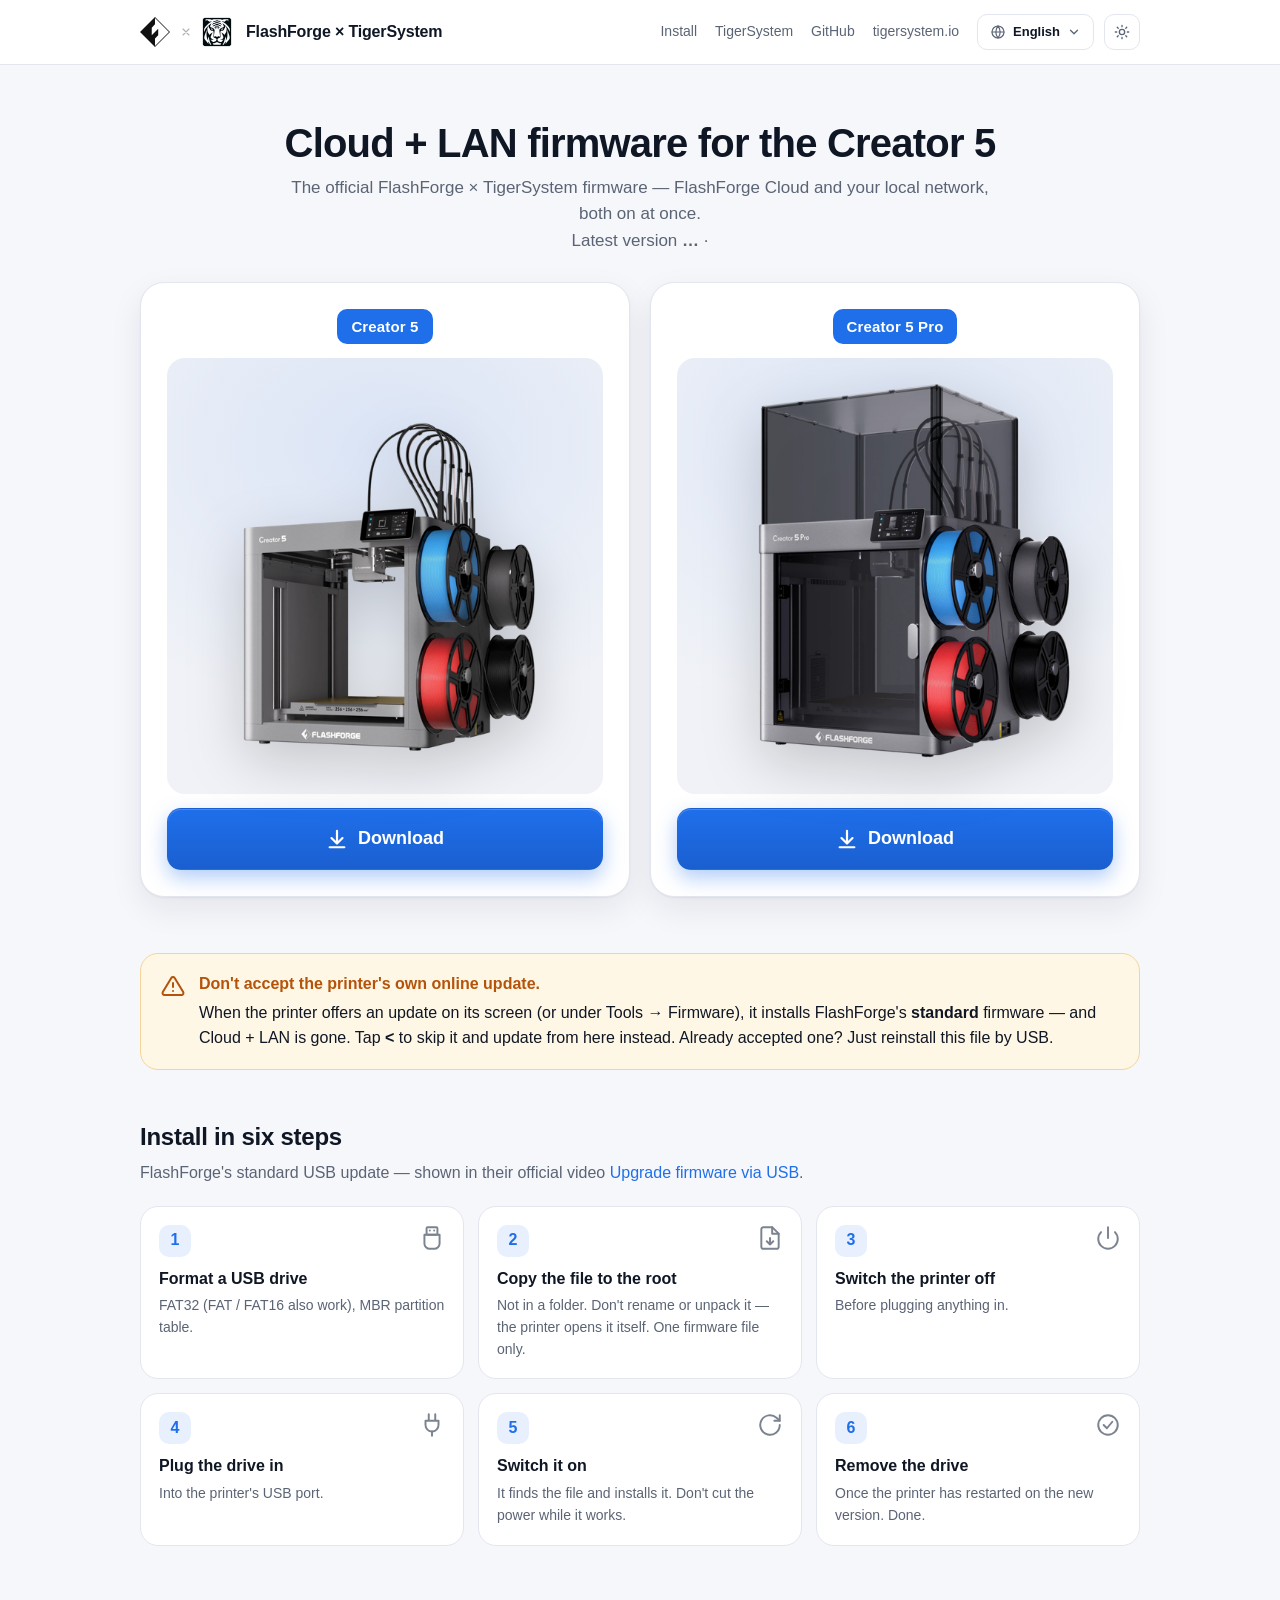
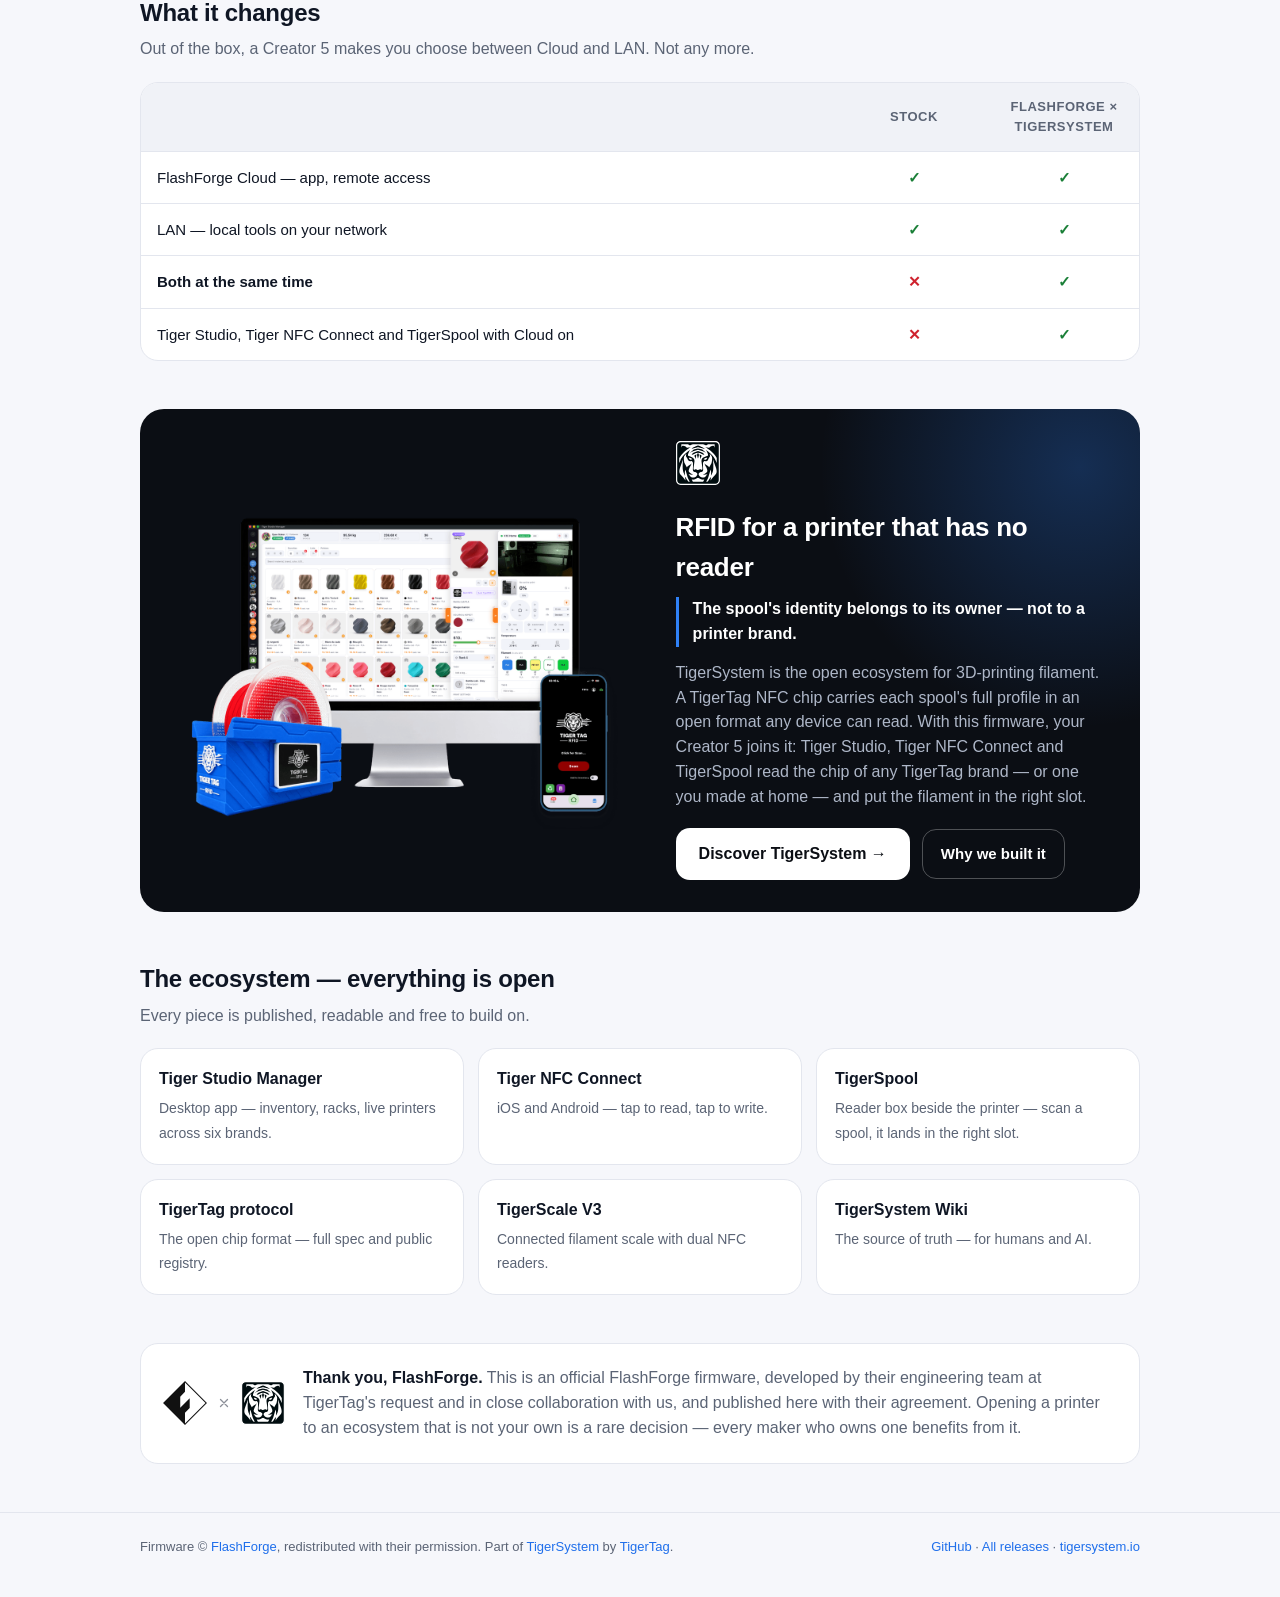
<file: index.html>
<!doctype html>
<html lang="en" data-model="">
<head>
<meta charset="utf-8">
<meta name="viewport" content="width=device-width, initial-scale=1">
<title>FlashForge × TigerSystem — Creator 5 / 5 Pro Cloud + LAN firmware</title>
<meta name="description" content="Official FlashForge firmware for the Creator 5 and Creator 5 Pro: FlashForge Cloud and LAN at the same time. Built by FlashForge with TigerTag.">
<meta property="og:title" content="FlashForge × TigerSystem — Creator 5 / 5 Pro Cloud + LAN firmware">
<meta property="og:description" content="Official FlashForge firmware for the Creator 5 and 5 Pro: FlashForge Cloud and LAN at the same time.">
<meta property="og:image" content="https://tigersystem.io/en/printers/flashforge-creator-5/opengraph-image">
<meta property="og:image:type" content="image/png">
<meta property="og:image:width" content="1200">
<meta property="og:image:height" content="630">
<meta property="og:image:alt" content="The FlashForge Creator 5, connected to TigerSystem">
<meta name="twitter:card" content="summary_large_image">
<meta name="twitter:image" content="https://tigersystem.io/en/printers/flashforge-creator-5/opengraph-image">
<link rel="icon" href="assets/tigersystem-icon-framed.svg" type="image/svg+xml">
<link rel="stylesheet" href="download/style.css">
<script>
  /* Theme before first paint: the visitor's pick, else the system's. */
  (function () {
    try { var t = localStorage.getItem('ffgfw.theme'); if (t === 'light' || t === 'dark') document.documentElement.setAttribute('data-theme', t); } catch (e) {}
    document.addEventListener('DOMContentLoaded', function () {
      var b = document.getElementById('themeBtn'); if (!b) return;
      b.addEventListener('click', function () {
        var root = document.documentElement;
        var cur = root.getAttribute('data-theme') || (matchMedia('(prefers-color-scheme: dark)').matches ? 'dark' : 'light');
        var next = cur === 'dark' ? 'light' : 'dark';
        root.setAttribute('data-theme', next);
        try { localStorage.setItem('ffgfw.theme', next); } catch (e) {}
      });
    });
  })();
</script>
</head>
<body>
<header class="topbar">
  <div class="wrap">
    <a class="brand" href="./">
      <img class="ff-mark--light" src="assets/flashforge-mark-light.svg" alt="FlashForge">
      <img class="ff-mark--dark" src="assets/flashforge-mark-dark.svg" alt="FlashForge">
      <img class="x" src="assets/x.svg" alt="×">
      <img src="assets/tigersystem-icon-framed.svg" alt="TigerSystem">
      <span>FlashForge × TigerSystem</span>
    </a>
    <div class="topbar-right">
      <nav>
        <a href="#install" data-i18n="nav.install">Install</a>
        <a href="#tigersystem">TigerSystem</a>
        <a href="https://github.com/TigerTag-Project/FlashForge-TigerTag-Creator5-Firmware-Lan-and-Cloud">GitHub</a>
        <a href="https://tigersystem.io">tigersystem.io</a>
      </nav>
      <div class="lang" id="langMenu">
        <button class="ctl" id="langBtn" type="button" aria-haspopup="listbox" aria-expanded="false" aria-label="Language"><svg viewBox="0 0 24 24" fill="none" stroke="currentColor" stroke-width="1.8" stroke-linecap="round" stroke-linejoin="round" aria-hidden="true"><circle cx="12" cy="12" r="9"/><path d="M3 12h18M12 3a14 14 0 0 1 0 18M12 3a14 14 0 0 0 0 18"/></svg><span id="langLabel">English</span><svg class="chev" viewBox="0 0 24 24" fill="none" stroke="currentColor" stroke-width="2.2" stroke-linecap="round" stroke-linejoin="round" aria-hidden="true"><path d="m6 9 6 6 6-6"/></svg></button>
        <ul class="lang-list" id="langList" role="listbox" aria-label="Language" tabindex="-1"></ul>
      </div>
      <button class="ctl theme-btn" id="themeBtn" type="button" aria-label="Light / dark"><svg class="sun" viewBox="0 0 24 24" fill="none" stroke="currentColor" stroke-width="2" stroke-linecap="round" stroke-linejoin="round" aria-hidden="true"><circle cx="12" cy="12" r="4"/><path d="M12 2v2M12 20v2M4.9 4.9l1.4 1.4M17.7 17.7l1.4 1.4M2 12h2M20 12h2M4.9 19.1l1.4-1.4M17.7 6.3l1.4-1.4"/></svg><svg class="moon" viewBox="0 0 24 24" fill="none" stroke="currentColor" stroke-width="2" stroke-linecap="round" stroke-linejoin="round" aria-hidden="true"><path d="M21 12.8A9 9 0 1 1 11.2 3a7 7 0 0 0 9.8 9.8z"/></svg></button>
    </div>
  </div>
</header>

<main class="hero">
  <div class="wrap">
    <div class="home-head">
      <h1 data-i18n="home.title">Cloud + LAN firmware for the Creator 5</h1>
      <p class="lede"><span data-i18n="home.lede">The official FlashForge × TigerSystem firmware — FlashForge Cloud and your
      local network, both on at once.</span><br><span data-i18n="home.latest">Latest version</span> <b id="ver">…</b> · <span id="date"></span></p>
    </div>
    <div class="picker">
      <a class="model" href="download/creator5/">
        <span class="label">Creator 5</span>
        <div class="hero-media"><img src="assets/creator-5.png" alt="FlashForge Creator 5"></div>
        <span class="btn btn-primary"><svg viewBox="0 0 24 24" fill="none" stroke="currentColor" stroke-width="2.4" stroke-linecap="round" stroke-linejoin="round" aria-hidden="true"><path d="M12 3v13M6 11l6 6 6-6M4 21h16"/></svg><span data-i18n="home.download">Download</span></span>
      </a>
      <a class="model" href="download/creator5pro/">
        <span class="label">Creator 5 Pro</span>
        <div class="hero-media"><img src="assets/creator-5-pro.png" alt="FlashForge Creator 5 Pro"></div>
        <span class="btn btn-primary"><svg viewBox="0 0 24 24" fill="none" stroke="currentColor" stroke-width="2.4" stroke-linecap="round" stroke-linejoin="round" aria-hidden="true"><path d="M12 3v13M6 11l6 6 6-6M4 21h16"/></svg><span data-i18n="home.download">Download</span></span>
      </a>
    </div>
  </div>
</main>

<section class="wrap">
  <div class="warn" role="note">
    <svg viewBox="0 0 24 24" fill="none" stroke="currentColor" stroke-width="2" stroke-linecap="round" stroke-linejoin="round" aria-hidden="true"><path d="M10.3 3.9 1.8 18a2 2 0 0 0 1.7 3h17a2 2 0 0 0 1.7-3L13.7 3.9a2 2 0 0 0-3.4 0z"/><path d="M12 9v4M12 17h.01"/></svg>
    <div>
      <strong data-i18n="warn.title">Don't accept the printer's own online update.</strong>
      <p data-i18n="warn.body">When the printer offers an update on its screen (or under Tools → Firmware), it installs FlashForge's
      <b>standard</b> firmware — and Cloud + LAN is gone. Tap <b>&lt;</b> to skip it and update from here instead.
      Already accepted one? Just reinstall this file by USB.</p>
    </div>
  </div>
</section>

<section class="wrap" id="install">
  <h2 data-i18n="install.title">Install in six steps</h2>
  <p class="sub" data-i18n="install.sub">FlashForge's standard USB update — shown in their official video
    <a href="https://www.youtube.com/watch?v=qaaGUUdZaHQ">Upgrade firmware via USB</a>.</p>
  <ol class="steps">
    <li><svg class="ico" viewBox="0 0 24 24" fill="none" stroke="currentColor" stroke-width="1.8" stroke-linecap="round" stroke-linejoin="round" aria-hidden="true"><rect x="7" y="2" width="10" height="7" rx="1"/><path d="M5 9h14v8a5 5 0 0 1-5 5h-4a5 5 0 0 1-5-5z"/><path d="M10 5h.01M14 5h.01"/></svg><h3 data-i18n="s1.t">Format a USB drive</h3><p data-i18n="s1.d">FAT32 (FAT / FAT16 also work), MBR partition table.</p></li>
    <li><svg class="ico" viewBox="0 0 24 24" fill="none" stroke="currentColor" stroke-width="1.8" stroke-linecap="round" stroke-linejoin="round" aria-hidden="true"><path d="M14 2H6a2 2 0 0 0-2 2v16a2 2 0 0 0 2 2h12a2 2 0 0 0 2-2V8z"/><path d="M14 2v6h6M12 18v-6M9 15l3 3 3-3"/></svg><h3 data-i18n="s2.t">Copy the file to the root</h3><p data-i18n="s2.d">Not in a folder. Don't rename or unpack it — the printer opens it itself. One firmware file only.</p></li>
    <li><svg class="ico" viewBox="0 0 24 24" fill="none" stroke="currentColor" stroke-width="1.8" stroke-linecap="round" stroke-linejoin="round" aria-hidden="true"><path d="M12 2v10"/><path d="M18.4 6.6a9 9 0 1 1-12.8 0"/></svg><h3 data-i18n="s3.t">Switch the printer off</h3><p data-i18n="s3.d">Before plugging anything in.</p></li>
    <li><svg class="ico" viewBox="0 0 24 24" fill="none" stroke="currentColor" stroke-width="1.8" stroke-linecap="round" stroke-linejoin="round" aria-hidden="true"><path d="M9 2v6M15 2v6M6 8h12v4a6 6 0 0 1-12 0z"/><path d="M12 18v4"/></svg><h3 data-i18n="s4.t">Plug the drive in</h3><p data-i18n="s4.d">Into the printer's USB port.</p></li>
    <li><svg class="ico" viewBox="0 0 24 24" fill="none" stroke="currentColor" stroke-width="1.8" stroke-linecap="round" stroke-linejoin="round" aria-hidden="true"><path d="M21 12a9 9 0 1 1-3-6.7L21 8"/><path d="M21 3v5h-5"/></svg><h3 data-i18n="s5.t">Switch it on</h3><p data-i18n="s5.d">It finds the file and installs it. Don't cut the power while it works.</p></li>
    <li><svg class="ico" viewBox="0 0 24 24" fill="none" stroke="currentColor" stroke-width="1.8" stroke-linecap="round" stroke-linejoin="round" aria-hidden="true"><circle cx="12" cy="12" r="9"/><path d="m8 12 3 3 5-6"/></svg><h3 data-i18n="s6.t">Remove the drive</h3><p data-i18n="s6.d">Once the printer has restarted on the new version. Done.</p></li>
  </ol>
</section>

<section class="wrap">
  <h2 data-i18n="chg.title">What it changes</h2>
  <p class="sub" data-i18n="chg.sub">Out of the box, a Creator 5 makes you choose between Cloud and LAN. Not any more.</p>
  <table class="compare">
    <thead><tr><th></th><th class="c" data-i18n="chg.stock">Stock</th><th class="c">FlashForge × TigerSystem</th></tr></thead>
    <tbody>
      <tr><td data-i18n="chg.r1">FlashForge Cloud — app, remote access</td><td class="c yes">✓</td><td class="c yes">✓</td></tr>
      <tr><td data-i18n="chg.r2">LAN — local tools on your network</td><td class="c yes">✓</td><td class="c yes">✓</td></tr>
      <tr><td data-i18n="chg.r3"><b>Both at the same time</b></td><td class="c no">✕</td><td class="c yes">✓</td></tr>
      <tr><td data-i18n="chg.r4">Tiger Studio, Tiger NFC Connect and TigerSpool with Cloud on</td><td class="c no">✕</td><td class="c yes">✓</td></tr>
    </tbody>
  </table>
</section>

<section class="wrap" id="tigersystem">
  <div class="ts">
    <img class="ts-hero" src="assets/hero-tigersystem-ecosystem.png" alt="The TigerSystem ecosystem: a TigerPOD reader, Tiger Studio Manager on a desktop and the Tiger NFC Connect app on a phone">
    <div class="ts-text">
      <img class="ts-logo" src="assets/tigersystem-icon-framed.svg" alt="TigerSystem">
      <h2 data-i18n="ts.title">RFID for a printer that has no reader</h2>
      <blockquote data-i18n="ts.quote">The spool's identity belongs to its owner — not to a printer brand.</blockquote>
      <p data-i18n="ts.body">TigerSystem is the open ecosystem for 3D-printing filament. A TigerTag NFC chip carries each spool's full
      profile in an open format any device can read. With this firmware, your Creator 5 joins it: Tiger Studio,
      Tiger NFC Connect and TigerSpool read the chip of any TigerTag brand — or one you made at home — and put the
      filament in the right slot.</p>
      <div class="actions">
        <a class="btn btn-light" href="https://tigersystem.io" data-i18n="ts.cta">Discover TigerSystem →</a>
        <a class="btn btn-outline" href="https://wiki.tigersystem.io/vision/why-tigersystem/" data-i18n="ts.why">Why we built it</a>
      </div>
    </div>
  </div>
</section>

<section class="wrap">
  <h2 data-i18n="eco.title">The ecosystem — everything is open</h2>
  <p class="sub" data-i18n="eco.sub">Every piece is published, readable and free to build on.</p>
  <div class="eco">
    <a href="https://wiki.tigersystem.io/products/tiger-studio/"><b>Tiger Studio Manager</b><span data-i18n="eco.studio">Desktop app — inventory, racks, live printers across six brands.</span></a>
    <a href="https://wiki.tigersystem.io/products/tigertag-connect/"><b>Tiger NFC Connect</b><span data-i18n="eco.nfc">iOS and Android — tap to read, tap to write.</span></a>
    <a href="https://wiki.tigersystem.io/products/tigerspool/"><b>TigerSpool</b><span data-i18n="eco.spool">Reader box beside the printer — scan a spool, it lands in the right slot.</span></a>
    <a href="https://wiki.tigersystem.io/products/tigertag/"><b data-i18n="eco.proto.b">TigerTag protocol</b><span data-i18n="eco.proto">The open chip format — full spec and public registry.</span></a>
    <a href="https://wiki.tigersystem.io/products/tigerscale/"><b>TigerScale V3</b><span data-i18n="eco.scale">Connected filament scale with dual NFC readers.</span></a>
    <a href="https://wiki.tigersystem.io/"><b>TigerSystem Wiki</b><span data-i18n="eco.docs">The source of truth — for humans and AI.</span></a>
  </div>
</section>

<section class="wrap">
  <div class="thanks">
    <div class="logos">
      <img class="ff-mark--light" src="assets/flashforge-mark-light.svg" alt="FlashForge">
      <img class="ff-mark--dark" src="assets/flashforge-mark-dark.svg" alt="FlashForge">
      <img class="x" src="assets/x.svg" alt="×">
      <img src="assets/tigersystem-icon-framed.svg" alt="TigerSystem">
    </div>
    <p data-i18n="thanks"><strong>Thank you, FlashForge.</strong> This is an official FlashForge firmware, developed by their engineering
    team at TigerTag's request and in close collaboration with us, and published here with their agreement. Opening a
    printer to an ecosystem that is not your own is a rare decision — every maker who owns one benefits from it.</p>
  </div>
</section>

<footer>
  <div class="wrap">
    <span data-i18n="foot.copy">Firmware © <a href="https://www.flashforge.com">FlashForge</a>, redistributed with their permission.
      Part of <a href="https://tigersystem.io">TigerSystem</a> by <a href="https://tigersystem.io">TigerTag</a>.</span>
    <span><a href="https://github.com/TigerTag-Project/FlashForge-TigerTag-Creator5-Firmware-Lan-and-Cloud">GitHub</a> · <a href="https://github.com/TigerTag-Project/FlashForge-TigerTag-Creator5-Firmware-Lan-and-Cloud/releases" data-i18n="foot.releases">All releases</a> · <a href="https://tigersystem.io">tigersystem.io</a></span>
  </div>
</footer>
<script src="download/i18n.js"></script>
<script src="download/dl.js"></script>
</body>
</html>
</file>
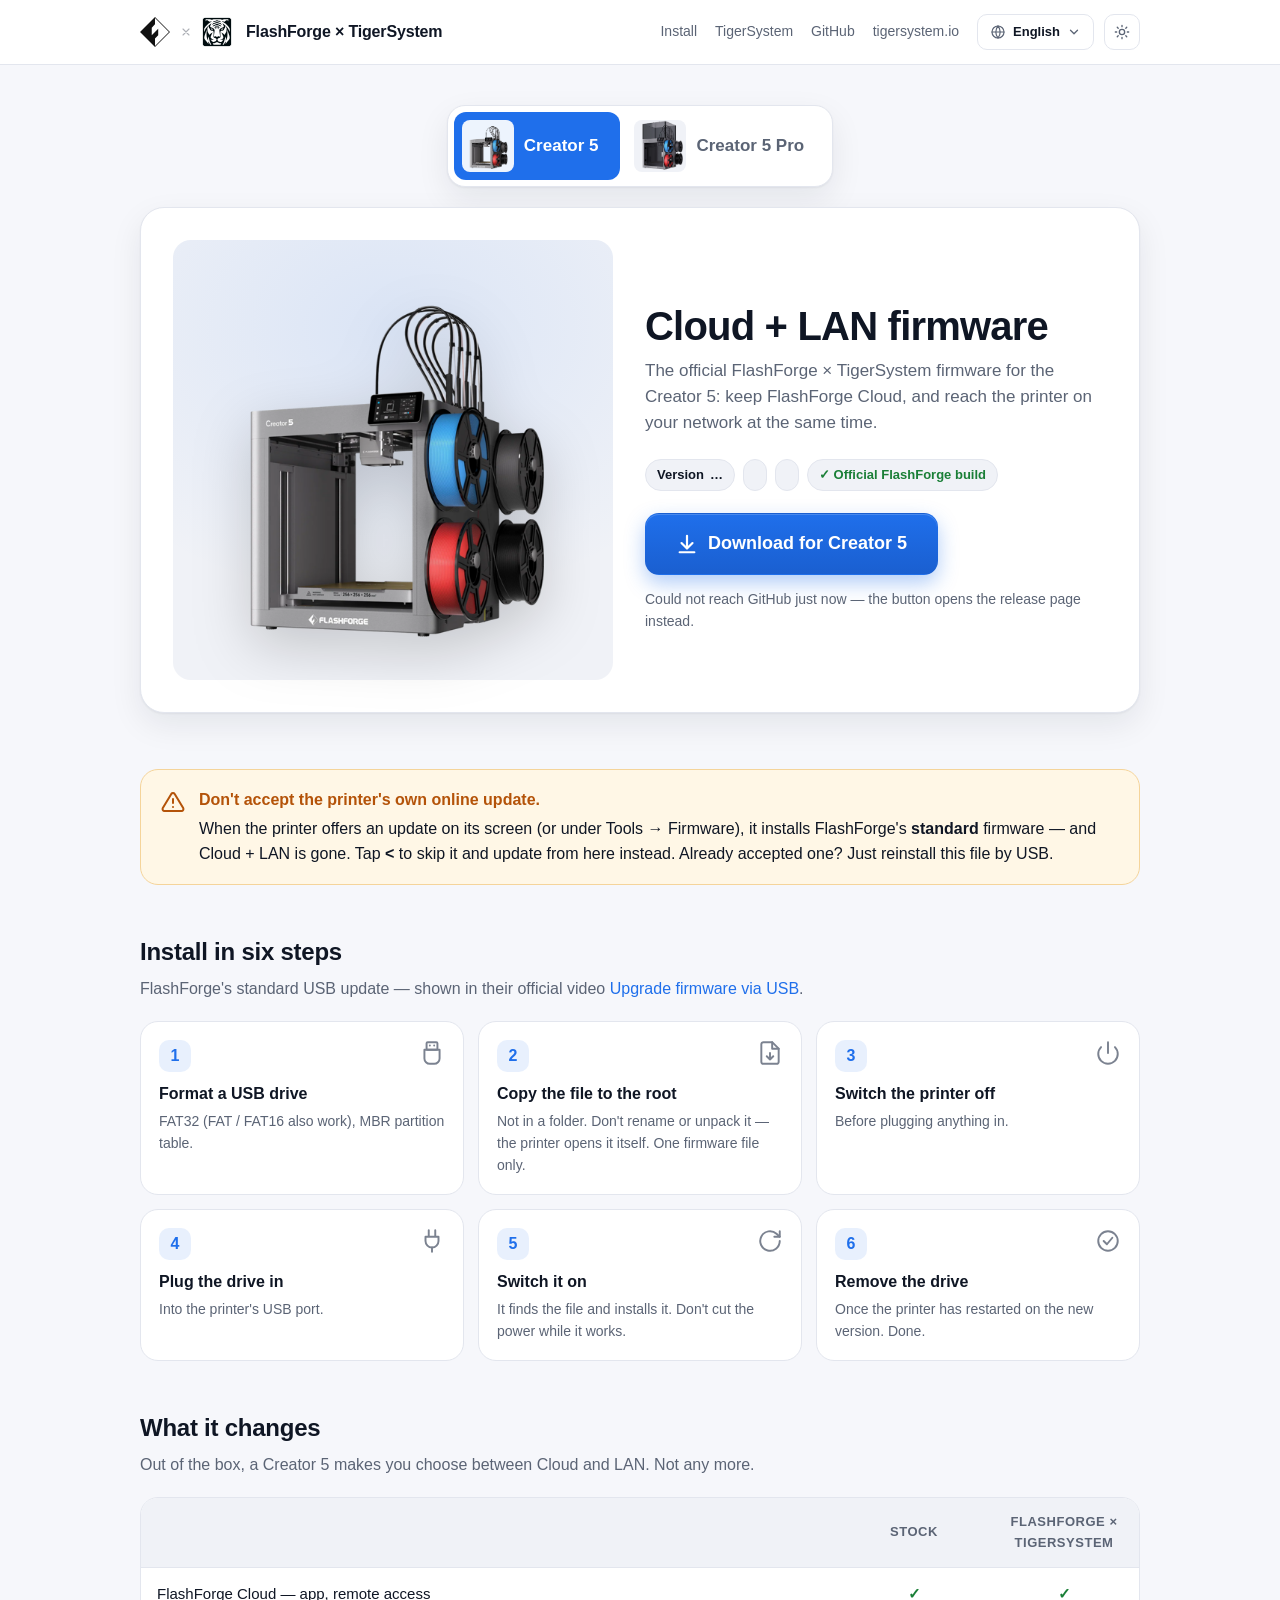
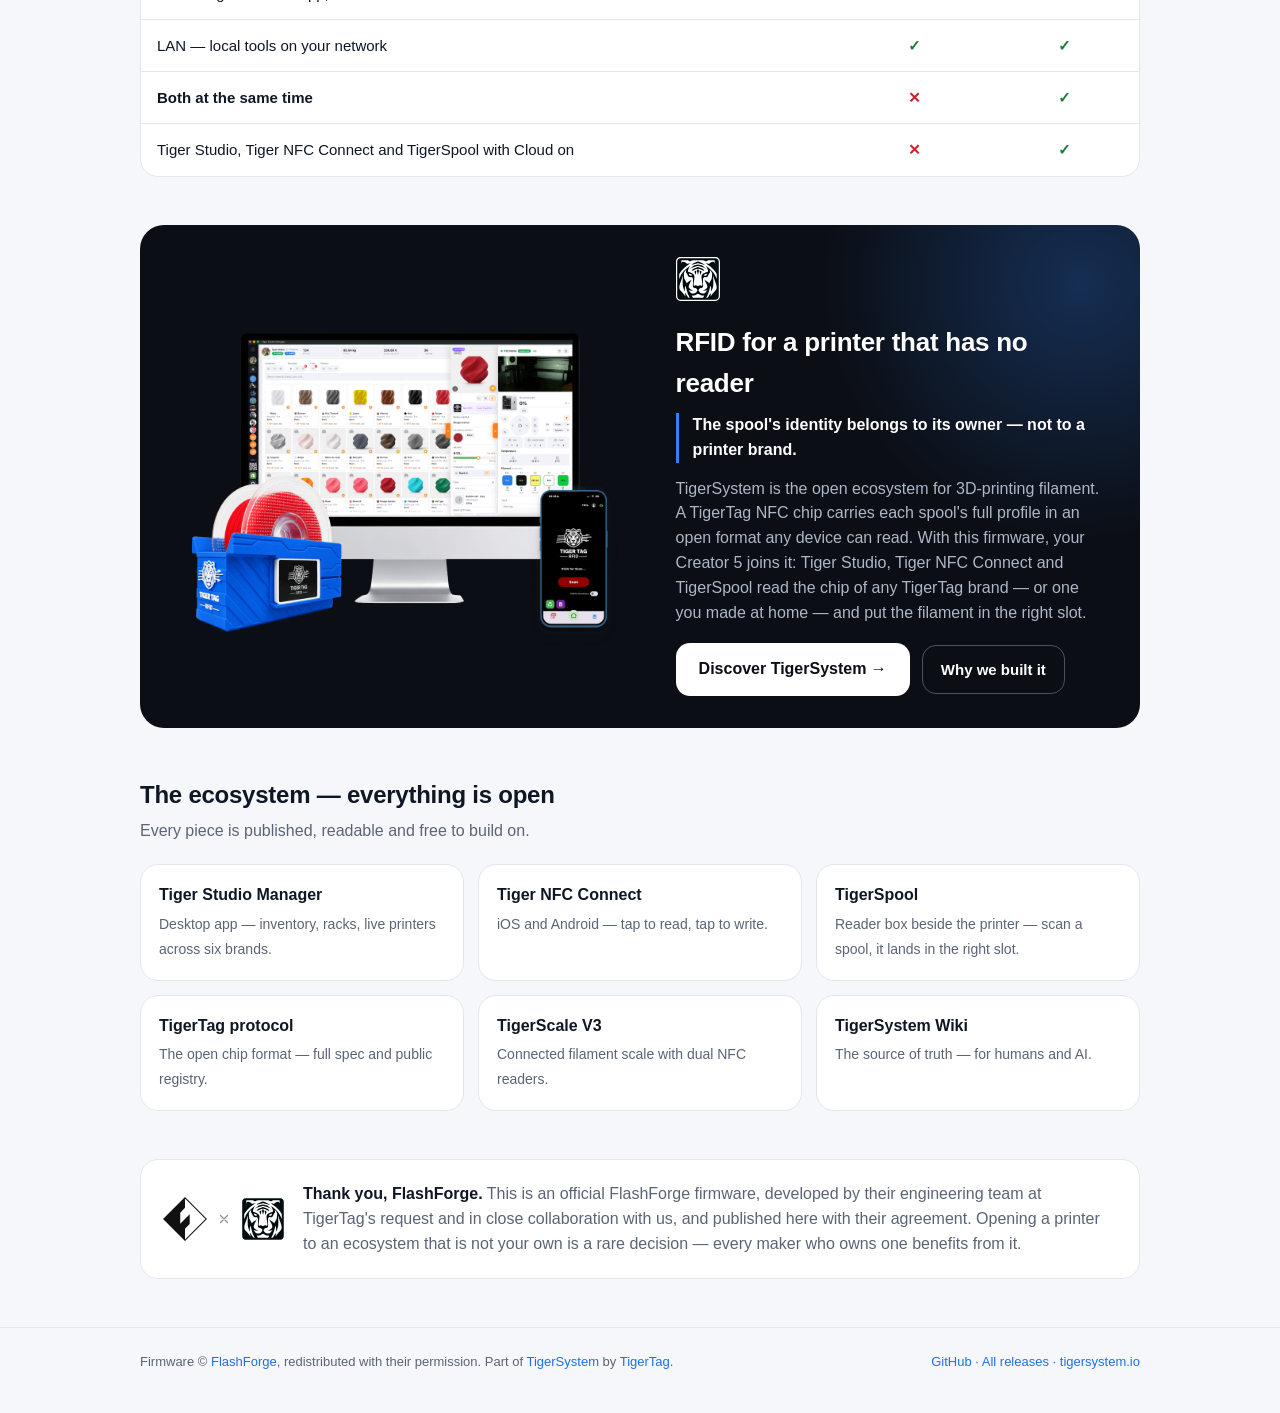
<file: download/creator5/index.html>
<!doctype html>
<html lang="en" data-model="Creator5" data-name="Creator 5" data-other="Creator 5 Pro">
<head>
<meta charset="utf-8">
<meta name="viewport" content="width=device-width, initial-scale=1">
<title>FlashForge Creator 5 — Cloud + LAN firmware</title>
<meta name="description" content="Download the latest official FlashForge × TigerSystem firmware for the Creator 5: FlashForge Cloud and LAN at the same time.">
<meta property="og:title" content="FlashForge Creator 5 — Cloud + LAN firmware">
<meta property="og:description" content="Official FlashForge × TigerSystem firmware for the Creator 5: FlashForge Cloud and LAN at the same time.">
<meta property="og:image" content="https://tigersystem.io/en/printers/flashforge-creator-5/opengraph-image">
<meta property="og:image:type" content="image/png">
<meta property="og:image:width" content="1200">
<meta property="og:image:height" content="630">
<meta property="og:image:alt" content="The FlashForge Creator 5, connected to TigerSystem">
<meta name="twitter:card" content="summary_large_image">
<meta name="twitter:image" content="https://tigersystem.io/en/printers/flashforge-creator-5/opengraph-image">
<link rel="icon" href="../../assets/tigersystem-icon-framed.svg" type="image/svg+xml">
<link rel="stylesheet" href="../../download/style.css">
<script>
  /* Theme before first paint: the visitor's pick, else the system's. */
  (function () {
    try { var t = localStorage.getItem('ffgfw.theme'); if (t === 'light' || t === 'dark') document.documentElement.setAttribute('data-theme', t); } catch (e) {}
    document.addEventListener('DOMContentLoaded', function () {
      var b = document.getElementById('themeBtn'); if (!b) return;
      b.addEventListener('click', function () {
        var root = document.documentElement;
        var cur = root.getAttribute('data-theme') || (matchMedia('(prefers-color-scheme: dark)').matches ? 'dark' : 'light');
        var next = cur === 'dark' ? 'light' : 'dark';
        root.setAttribute('data-theme', next);
        try { localStorage.setItem('ffgfw.theme', next); } catch (e) {}
      });
    });
  })();
</script>
</head>
<body>
<header class="topbar">
  <div class="wrap">
    <a class="brand" href="../../">
      <img class="ff-mark--light" src="../../assets/flashforge-mark-light.svg" alt="FlashForge">
      <img class="ff-mark--dark" src="../../assets/flashforge-mark-dark.svg" alt="FlashForge">
      <img class="x" src="../../assets/x.svg" alt="×">
      <img src="../../assets/tigersystem-icon-framed.svg" alt="TigerSystem">
      <span>FlashForge × TigerSystem</span>
    </a>
    <div class="topbar-right">
      <nav>
        <a href="#install" data-i18n="nav.install">Install</a>
        <a href="#tigersystem">TigerSystem</a>
        <a href="https://github.com/TigerTag-Project/FlashForge-TigerTag-Creator5-Firmware-Lan-and-Cloud">GitHub</a>
        <a href="https://tigersystem.io">tigersystem.io</a>
      </nav>
      <div class="lang" id="langMenu">
        <button class="ctl" id="langBtn" type="button" aria-haspopup="listbox" aria-expanded="false" aria-label="Language"><svg viewBox="0 0 24 24" fill="none" stroke="currentColor" stroke-width="1.8" stroke-linecap="round" stroke-linejoin="round" aria-hidden="true"><circle cx="12" cy="12" r="9"/><path d="M3 12h18M12 3a14 14 0 0 1 0 18M12 3a14 14 0 0 0 0 18"/></svg><span id="langLabel">English</span><svg class="chev" viewBox="0 0 24 24" fill="none" stroke="currentColor" stroke-width="2.2" stroke-linecap="round" stroke-linejoin="round" aria-hidden="true"><path d="m6 9 6 6 6-6"/></svg></button>
        <ul class="lang-list" id="langList" role="listbox" aria-label="Language" tabindex="-1"></ul>
      </div>
      <button class="ctl theme-btn" id="themeBtn" type="button" aria-label="Light / dark"><svg class="sun" viewBox="0 0 24 24" fill="none" stroke="currentColor" stroke-width="2" stroke-linecap="round" stroke-linejoin="round" aria-hidden="true"><circle cx="12" cy="12" r="4"/><path d="M12 2v2M12 20v2M4.9 4.9l1.4 1.4M17.7 17.7l1.4 1.4M2 12h2M20 12h2M4.9 19.1l1.4-1.4M17.7 6.3l1.4-1.4"/></svg><svg class="moon" viewBox="0 0 24 24" fill="none" stroke="currentColor" stroke-width="2" stroke-linecap="round" stroke-linejoin="round" aria-hidden="true"><path d="M21 12.8A9 9 0 1 1 11.2 3a7 7 0 0 0 9.8 9.8z"/></svg></button>
    </div>
  </div>
</header>

<main class="hero">
  <div class="wrap">
    <nav class="model-switch" aria-label="Printer model"><a class="model-tab is-active" href="../creator5/" aria-current="page"><img src="../../assets/creator-5.png" alt="">Creator 5</a><a class="model-tab" href="../creator5pro/"><img src="../../assets/creator-5-pro.png" alt="">Creator 5 Pro</a></nav>
    <div class="hero-card">
      <div class="hero-media"><img src="../../assets/creator-5.png" alt="FlashForge Creator 5"></div>
      <div>
        <h1 data-i18n="hero.title">Cloud + LAN firmware</h1>
        <p class="lede" data-i18n="hero.lede">The official FlashForge × TigerSystem firmware for the Creator 5: keep FlashForge Cloud, and reach the
        printer on your network at the same time.</p>
        <div class="meta">
          <span class="chip"><span data-i18n="chip.version">Version</span> <b id="ver">…</b></span>
          <span class="chip" id="date"></span>
          <span class="chip" id="size"></span>
          <span class="chip chip--ok" data-i18n="chip.official">✓ Official FlashForge build</span>
        </div>
        <div class="actions">
          <a class="btn btn-primary" id="dl" href="https://github.com/TigerTag-Project/FlashForge-TigerTag-Creator5-Firmware-Lan-and-Cloud/releases/latest" aria-disabled="true"><svg viewBox="0 0 24 24" fill="none" stroke="currentColor" stroke-width="2.4" stroke-linecap="round" stroke-linejoin="round" aria-hidden="true"><path d="M12 3v13M6 11l6 6 6-6M4 21h16"/></svg><span data-i18n="btn.download">Download for Creator 5</span></a>
        </div>
        <div class="status" id="status" role="status" data-i18n="status.finding">Finding the latest version…</div>
        <details class="sha" id="shaBox" hidden>
          <summary data-i18n="sha.summary">Verify the file — SHA-256</summary>
          <div class="sha-body"><code id="sha"></code><button class="btn btn-ghost copy" id="copy" type="button" data-i18n="sha.copy">Copy</button></div>
          <div class="sha-body"><small><span data-i18n="sha.file">File:</span> <code id="file"></code></small></div>
        </details>
      </div>
    </div>
  </div>
</main>

<section class="wrap">
  <div class="warn" role="note">
    <svg viewBox="0 0 24 24" fill="none" stroke="currentColor" stroke-width="2" stroke-linecap="round" stroke-linejoin="round" aria-hidden="true"><path d="M10.3 3.9 1.8 18a2 2 0 0 0 1.7 3h17a2 2 0 0 0 1.7-3L13.7 3.9a2 2 0 0 0-3.4 0z"/><path d="M12 9v4M12 17h.01"/></svg>
    <div>
      <strong data-i18n="warn.title">Don't accept the printer's own online update.</strong>
      <p data-i18n="warn.body">When the printer offers an update on its screen (or under Tools → Firmware), it installs FlashForge's
      <b>standard</b> firmware — and Cloud + LAN is gone. Tap <b>&lt;</b> to skip it and update from here instead.
      Already accepted one? Just reinstall this file by USB.</p>
    </div>
  </div>
</section>

<section class="wrap" id="install">
  <h2 data-i18n="install.title">Install in six steps</h2>
  <p class="sub" data-i18n="install.sub">FlashForge's standard USB update — shown in their official video
    <a href="https://www.youtube.com/watch?v=qaaGUUdZaHQ">Upgrade firmware via USB</a>.</p>
  <ol class="steps">
    <li><svg class="ico" viewBox="0 0 24 24" fill="none" stroke="currentColor" stroke-width="1.8" stroke-linecap="round" stroke-linejoin="round" aria-hidden="true"><rect x="7" y="2" width="10" height="7" rx="1"/><path d="M5 9h14v8a5 5 0 0 1-5 5h-4a5 5 0 0 1-5-5z"/><path d="M10 5h.01M14 5h.01"/></svg><h3 data-i18n="s1.t">Format a USB drive</h3><p data-i18n="s1.d">FAT32 (FAT / FAT16 also work), MBR partition table.</p></li>
    <li><svg class="ico" viewBox="0 0 24 24" fill="none" stroke="currentColor" stroke-width="1.8" stroke-linecap="round" stroke-linejoin="round" aria-hidden="true"><path d="M14 2H6a2 2 0 0 0-2 2v16a2 2 0 0 0 2 2h12a2 2 0 0 0 2-2V8z"/><path d="M14 2v6h6M12 18v-6M9 15l3 3 3-3"/></svg><h3 data-i18n="s2.t">Copy the file to the root</h3><p data-i18n="s2.d">Not in a folder. Don't rename or unpack it — the printer opens it itself. One firmware file only.</p></li>
    <li><svg class="ico" viewBox="0 0 24 24" fill="none" stroke="currentColor" stroke-width="1.8" stroke-linecap="round" stroke-linejoin="round" aria-hidden="true"><path d="M12 2v10"/><path d="M18.4 6.6a9 9 0 1 1-12.8 0"/></svg><h3 data-i18n="s3.t">Switch the printer off</h3><p data-i18n="s3.d">Before plugging anything in.</p></li>
    <li><svg class="ico" viewBox="0 0 24 24" fill="none" stroke="currentColor" stroke-width="1.8" stroke-linecap="round" stroke-linejoin="round" aria-hidden="true"><path d="M9 2v6M15 2v6M6 8h12v4a6 6 0 0 1-12 0z"/><path d="M12 18v4"/></svg><h3 data-i18n="s4.t">Plug the drive in</h3><p data-i18n="s4.d">Into the printer's USB port.</p></li>
    <li><svg class="ico" viewBox="0 0 24 24" fill="none" stroke="currentColor" stroke-width="1.8" stroke-linecap="round" stroke-linejoin="round" aria-hidden="true"><path d="M21 12a9 9 0 1 1-3-6.7L21 8"/><path d="M21 3v5h-5"/></svg><h3 data-i18n="s5.t">Switch it on</h3><p data-i18n="s5.d">It finds the file and installs it. Don't cut the power while it works.</p></li>
    <li><svg class="ico" viewBox="0 0 24 24" fill="none" stroke="currentColor" stroke-width="1.8" stroke-linecap="round" stroke-linejoin="round" aria-hidden="true"><circle cx="12" cy="12" r="9"/><path d="m8 12 3 3 5-6"/></svg><h3 data-i18n="s6.t">Remove the drive</h3><p data-i18n="s6.d">Once the printer has restarted on the new version. Done.</p></li>
  </ol>
</section>

<section class="wrap">
  <h2 data-i18n="chg.title">What it changes</h2>
  <p class="sub" data-i18n="chg.sub">Out of the box, a Creator 5 makes you choose between Cloud and LAN. Not any more.</p>
  <table class="compare">
    <thead><tr><th></th><th class="c" data-i18n="chg.stock">Stock</th><th class="c">FlashForge × TigerSystem</th></tr></thead>
    <tbody>
      <tr><td data-i18n="chg.r1">FlashForge Cloud — app, remote access</td><td class="c yes">✓</td><td class="c yes">✓</td></tr>
      <tr><td data-i18n="chg.r2">LAN — local tools on your network</td><td class="c yes">✓</td><td class="c yes">✓</td></tr>
      <tr><td data-i18n="chg.r3"><b>Both at the same time</b></td><td class="c no">✕</td><td class="c yes">✓</td></tr>
      <tr><td data-i18n="chg.r4">Tiger Studio, Tiger NFC Connect and TigerSpool with Cloud on</td><td class="c no">✕</td><td class="c yes">✓</td></tr>
    </tbody>
  </table>
</section>

<section class="wrap" id="tigersystem">
  <div class="ts">
    <img class="ts-hero" src="../../assets/hero-tigersystem-ecosystem.png" alt="The TigerSystem ecosystem: a TigerPOD reader, Tiger Studio Manager on a desktop and the Tiger NFC Connect app on a phone">
    <div class="ts-text">
      <img class="ts-logo" src="../../assets/tigersystem-icon-framed.svg" alt="TigerSystem">
      <h2 data-i18n="ts.title">RFID for a printer that has no reader</h2>
      <blockquote data-i18n="ts.quote">The spool's identity belongs to its owner — not to a printer brand.</blockquote>
      <p data-i18n="ts.body">TigerSystem is the open ecosystem for 3D-printing filament. A TigerTag NFC chip carries each spool's full
      profile in an open format any device can read. With this firmware, your Creator 5 joins it: Tiger Studio,
      Tiger NFC Connect and TigerSpool read the chip of any TigerTag brand — or one you made at home — and put the
      filament in the right slot.</p>
      <div class="actions">
        <a class="btn btn-light" href="https://tigersystem.io" data-i18n="ts.cta">Discover TigerSystem →</a>
        <a class="btn btn-outline" href="https://wiki.tigersystem.io/vision/why-tigersystem/" data-i18n="ts.why">Why we built it</a>
      </div>
    </div>
  </div>
</section>

<section class="wrap">
  <h2 data-i18n="eco.title">The ecosystem — everything is open</h2>
  <p class="sub" data-i18n="eco.sub">Every piece is published, readable and free to build on.</p>
  <div class="eco">
    <a href="https://wiki.tigersystem.io/products/tiger-studio/"><b>Tiger Studio Manager</b><span data-i18n="eco.studio">Desktop app — inventory, racks, live printers across six brands.</span></a>
    <a href="https://wiki.tigersystem.io/products/tigertag-connect/"><b>Tiger NFC Connect</b><span data-i18n="eco.nfc">iOS and Android — tap to read, tap to write.</span></a>
    <a href="https://wiki.tigersystem.io/products/tigerspool/"><b>TigerSpool</b><span data-i18n="eco.spool">Reader box beside the printer — scan a spool, it lands in the right slot.</span></a>
    <a href="https://wiki.tigersystem.io/products/tigertag/"><b data-i18n="eco.proto.b">TigerTag protocol</b><span data-i18n="eco.proto">The open chip format — full spec and public registry.</span></a>
    <a href="https://wiki.tigersystem.io/products/tigerscale/"><b>TigerScale V3</b><span data-i18n="eco.scale">Connected filament scale with dual NFC readers.</span></a>
    <a href="https://wiki.tigersystem.io/"><b>TigerSystem Wiki</b><span data-i18n="eco.docs">The source of truth — for humans and AI.</span></a>
  </div>
</section>

<section class="wrap">
  <div class="thanks">
    <div class="logos">
      <img class="ff-mark--light" src="../../assets/flashforge-mark-light.svg" alt="FlashForge">
      <img class="ff-mark--dark" src="../../assets/flashforge-mark-dark.svg" alt="FlashForge">
      <img class="x" src="../../assets/x.svg" alt="×">
      <img src="../../assets/tigersystem-icon-framed.svg" alt="TigerSystem">
    </div>
    <p data-i18n="thanks"><strong>Thank you, FlashForge.</strong> This is an official FlashForge firmware, developed by their engineering
    team at TigerTag's request and in close collaboration with us, and published here with their agreement. Opening a
    printer to an ecosystem that is not your own is a rare decision — every maker who owns one benefits from it.</p>
  </div>
</section>

<footer>
  <div class="wrap">
    <span data-i18n="foot.copy">Firmware © <a href="https://www.flashforge.com">FlashForge</a>, redistributed with their permission.
      Part of <a href="https://tigersystem.io">TigerSystem</a> by <a href="https://tigersystem.io">TigerTag</a>.</span>
    <span><a href="https://github.com/TigerTag-Project/FlashForge-TigerTag-Creator5-Firmware-Lan-and-Cloud">GitHub</a> · <a href="https://github.com/TigerTag-Project/FlashForge-TigerTag-Creator5-Firmware-Lan-and-Cloud/releases" data-i18n="foot.releases">All releases</a> · <a href="https://tigersystem.io">tigersystem.io</a></span>
  </div>
</footer>
<script src="../../download/i18n.js"></script>
<script src="../../download/dl.js"></script>
</body>
</html>
</file>
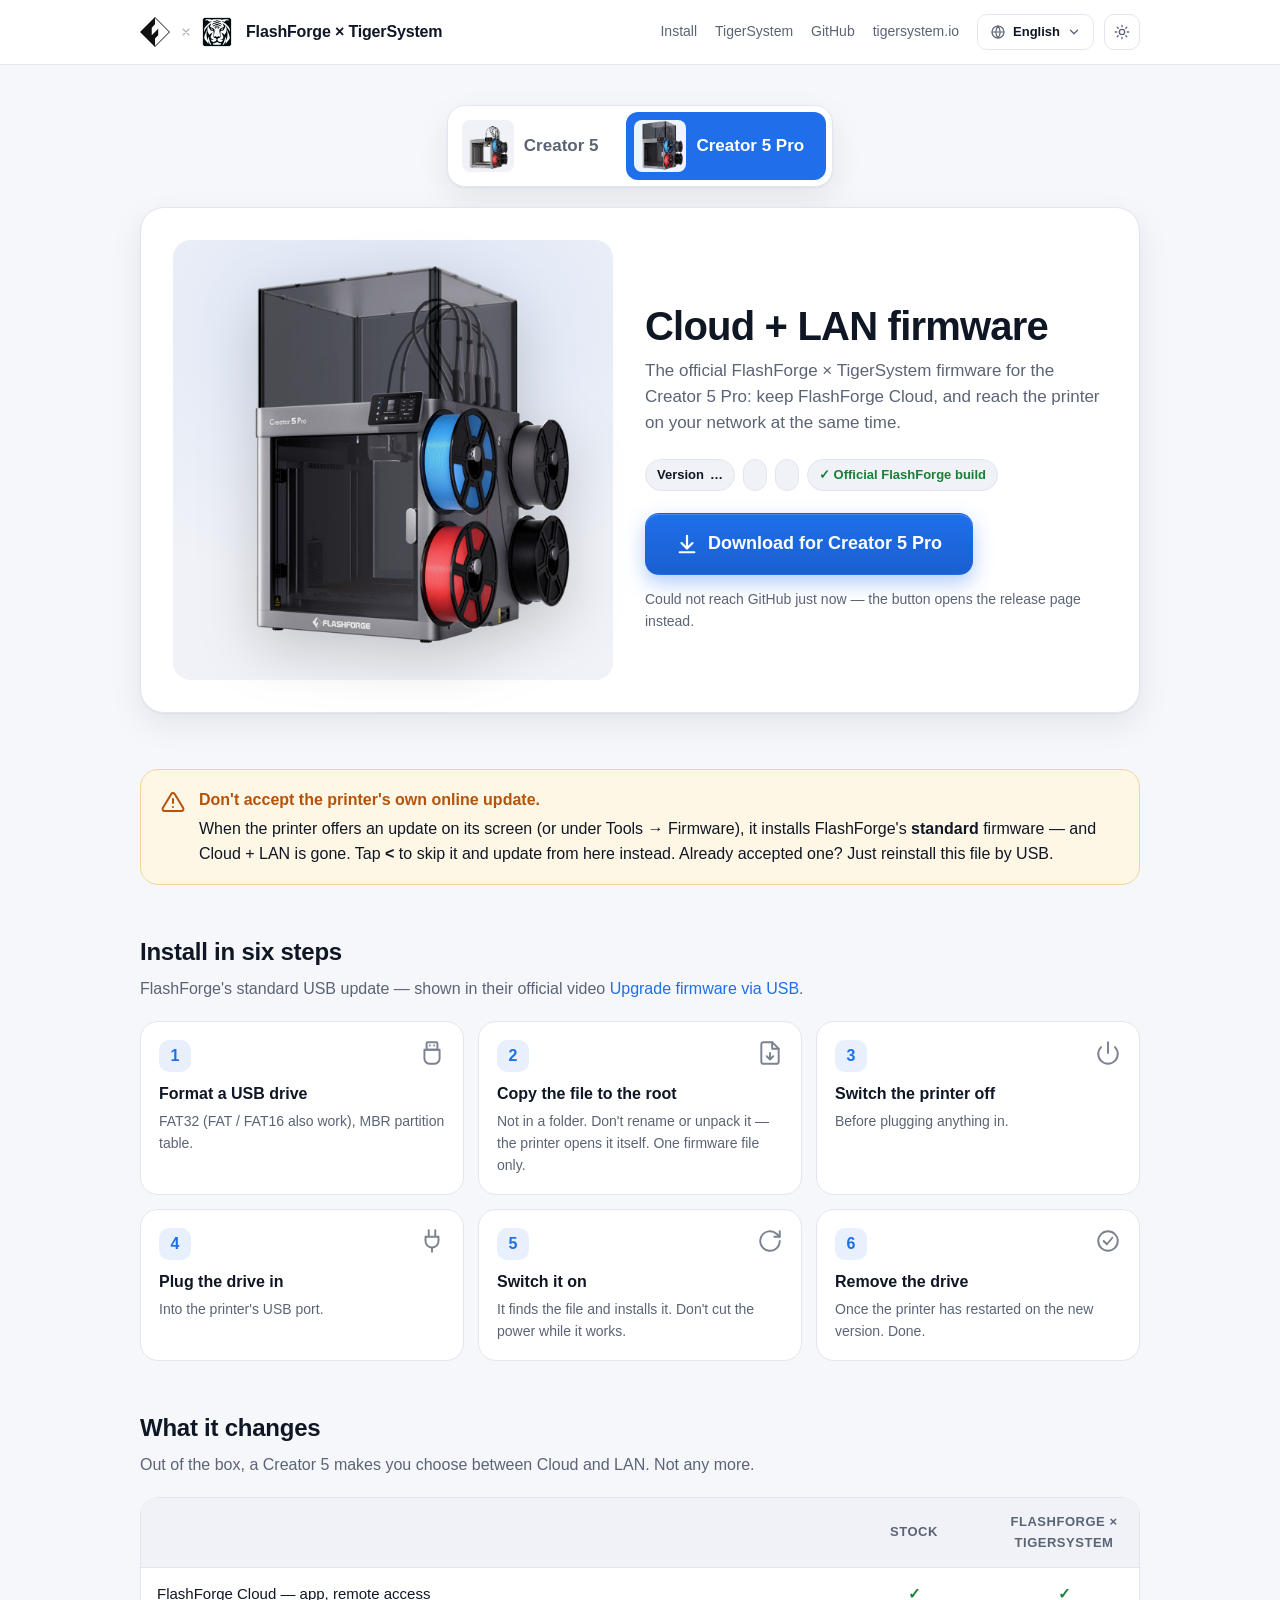
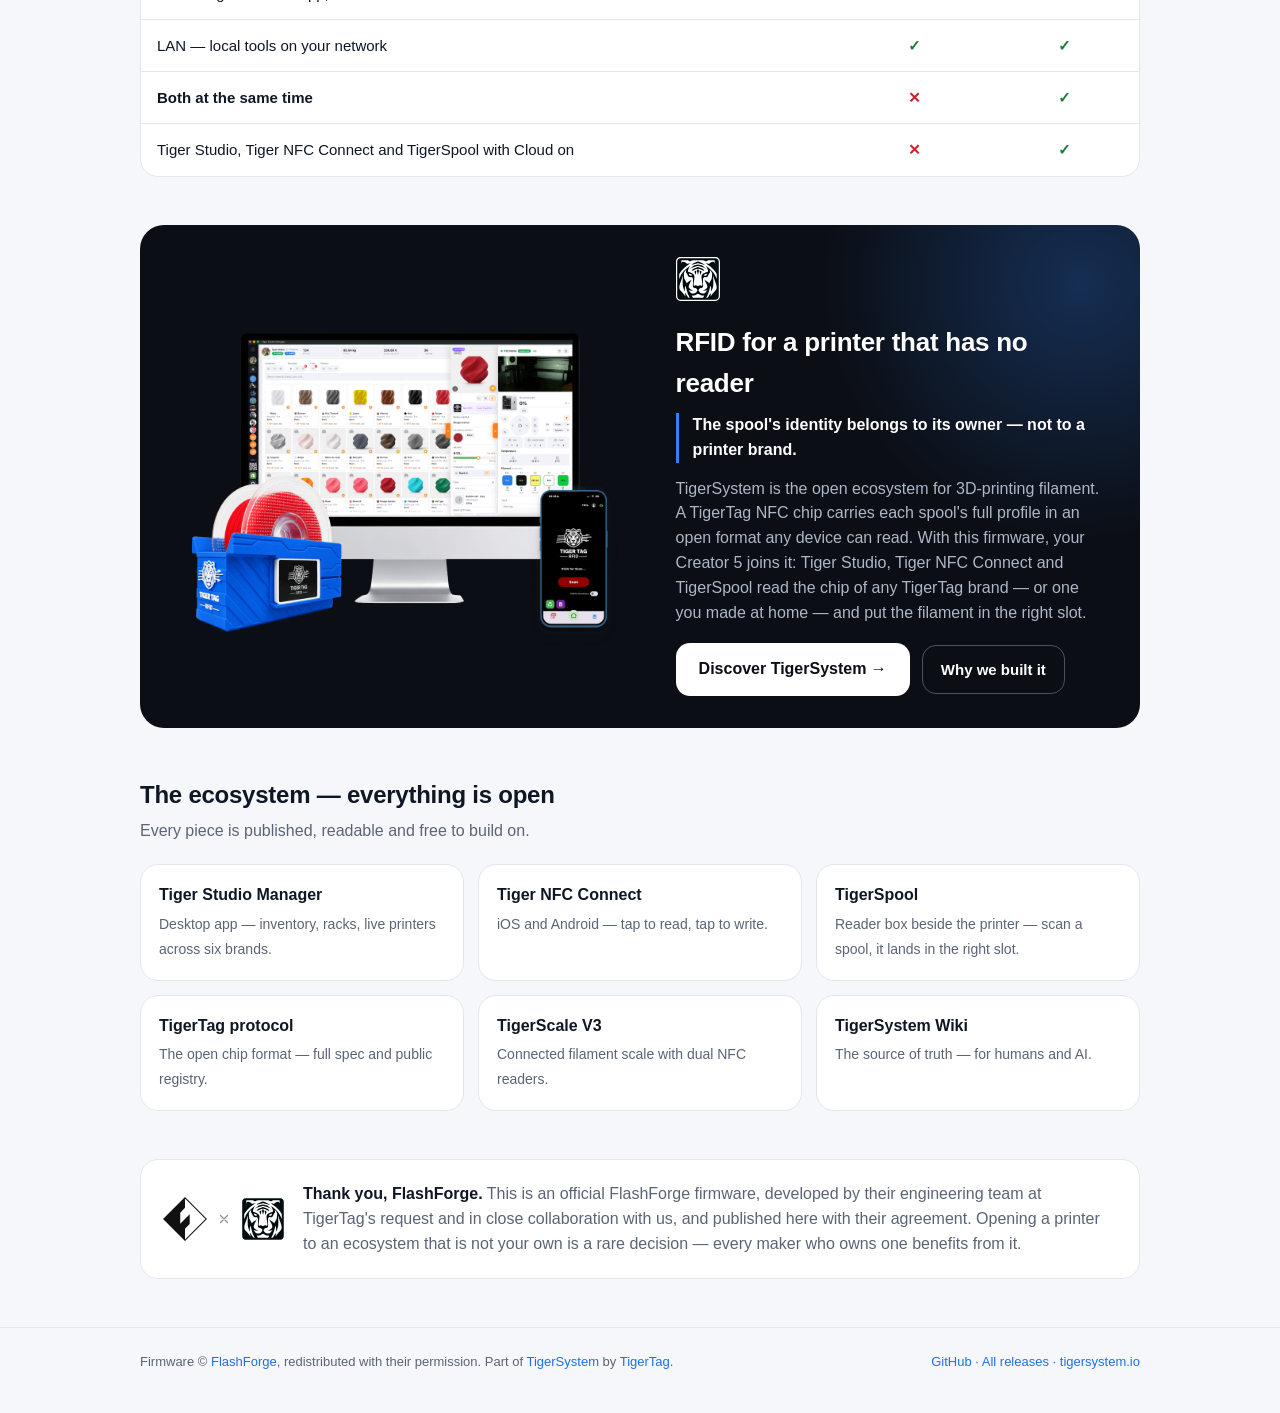
<file: download/creator5pro/index.html>
<!doctype html>
<html lang="en" data-model="Creator5Pro" data-name="Creator 5 Pro" data-other="Creator 5">
<head>
<meta charset="utf-8">
<meta name="viewport" content="width=device-width, initial-scale=1">
<title>FlashForge Creator 5 Pro — Cloud + LAN firmware</title>
<meta name="description" content="Download the latest official FlashForge × TigerSystem firmware for the Creator 5 Pro: FlashForge Cloud and LAN at the same time.">
<meta property="og:title" content="FlashForge Creator 5 Pro — Cloud + LAN firmware">
<meta property="og:description" content="Official FlashForge × TigerSystem firmware for the Creator 5 Pro: FlashForge Cloud and LAN at the same time.">
<meta property="og:image" content="https://tigersystem.io/en/printers/flashforge-creator-5/opengraph-image">
<meta property="og:image:type" content="image/png">
<meta property="og:image:width" content="1200">
<meta property="og:image:height" content="630">
<meta property="og:image:alt" content="The FlashForge Creator 5, connected to TigerSystem">
<meta name="twitter:card" content="summary_large_image">
<meta name="twitter:image" content="https://tigersystem.io/en/printers/flashforge-creator-5/opengraph-image">
<link rel="icon" href="../../assets/tigersystem-icon-framed.svg" type="image/svg+xml">
<link rel="stylesheet" href="../../download/style.css">
<script>
  /* Theme before first paint: the visitor's pick, else the system's. */
  (function () {
    try { var t = localStorage.getItem('ffgfw.theme'); if (t === 'light' || t === 'dark') document.documentElement.setAttribute('data-theme', t); } catch (e) {}
    document.addEventListener('DOMContentLoaded', function () {
      var b = document.getElementById('themeBtn'); if (!b) return;
      b.addEventListener('click', function () {
        var root = document.documentElement;
        var cur = root.getAttribute('data-theme') || (matchMedia('(prefers-color-scheme: dark)').matches ? 'dark' : 'light');
        var next = cur === 'dark' ? 'light' : 'dark';
        root.setAttribute('data-theme', next);
        try { localStorage.setItem('ffgfw.theme', next); } catch (e) {}
      });
    });
  })();
</script>
</head>
<body>
<header class="topbar">
  <div class="wrap">
    <a class="brand" href="../../">
      <img class="ff-mark--light" src="../../assets/flashforge-mark-light.svg" alt="FlashForge">
      <img class="ff-mark--dark" src="../../assets/flashforge-mark-dark.svg" alt="FlashForge">
      <img class="x" src="../../assets/x.svg" alt="×">
      <img src="../../assets/tigersystem-icon-framed.svg" alt="TigerSystem">
      <span>FlashForge × TigerSystem</span>
    </a>
    <div class="topbar-right">
      <nav>
        <a href="#install" data-i18n="nav.install">Install</a>
        <a href="#tigersystem">TigerSystem</a>
        <a href="https://github.com/TigerTag-Project/FlashForge-TigerTag-Creator5-Firmware-Lan-and-Cloud">GitHub</a>
        <a href="https://tigersystem.io">tigersystem.io</a>
      </nav>
      <div class="lang" id="langMenu">
        <button class="ctl" id="langBtn" type="button" aria-haspopup="listbox" aria-expanded="false" aria-label="Language"><svg viewBox="0 0 24 24" fill="none" stroke="currentColor" stroke-width="1.8" stroke-linecap="round" stroke-linejoin="round" aria-hidden="true"><circle cx="12" cy="12" r="9"/><path d="M3 12h18M12 3a14 14 0 0 1 0 18M12 3a14 14 0 0 0 0 18"/></svg><span id="langLabel">English</span><svg class="chev" viewBox="0 0 24 24" fill="none" stroke="currentColor" stroke-width="2.2" stroke-linecap="round" stroke-linejoin="round" aria-hidden="true"><path d="m6 9 6 6 6-6"/></svg></button>
        <ul class="lang-list" id="langList" role="listbox" aria-label="Language" tabindex="-1"></ul>
      </div>
      <button class="ctl theme-btn" id="themeBtn" type="button" aria-label="Light / dark"><svg class="sun" viewBox="0 0 24 24" fill="none" stroke="currentColor" stroke-width="2" stroke-linecap="round" stroke-linejoin="round" aria-hidden="true"><circle cx="12" cy="12" r="4"/><path d="M12 2v2M12 20v2M4.9 4.9l1.4 1.4M17.7 17.7l1.4 1.4M2 12h2M20 12h2M4.9 19.1l1.4-1.4M17.7 6.3l1.4-1.4"/></svg><svg class="moon" viewBox="0 0 24 24" fill="none" stroke="currentColor" stroke-width="2" stroke-linecap="round" stroke-linejoin="round" aria-hidden="true"><path d="M21 12.8A9 9 0 1 1 11.2 3a7 7 0 0 0 9.8 9.8z"/></svg></button>
    </div>
  </div>
</header>

<main class="hero">
  <div class="wrap">
    <nav class="model-switch" aria-label="Printer model"><a class="model-tab" href="../creator5/"><img src="../../assets/creator-5.png" alt="">Creator 5</a><a class="model-tab is-active" href="../creator5pro/" aria-current="page"><img src="../../assets/creator-5-pro.png" alt="">Creator 5 Pro</a></nav>
    <div class="hero-card">
      <div class="hero-media"><img src="../../assets/creator-5-pro.png" alt="FlashForge Creator 5 Pro"></div>
      <div>
        <h1 data-i18n="hero.title">Cloud + LAN firmware</h1>
        <p class="lede" data-i18n="hero.lede">The official FlashForge × TigerSystem firmware for the Creator 5 Pro: keep FlashForge Cloud, and reach the
        printer on your network at the same time.</p>
        <div class="meta">
          <span class="chip"><span data-i18n="chip.version">Version</span> <b id="ver">…</b></span>
          <span class="chip" id="date"></span>
          <span class="chip" id="size"></span>
          <span class="chip chip--ok" data-i18n="chip.official">✓ Official FlashForge build</span>
        </div>
        <div class="actions">
          <a class="btn btn-primary" id="dl" href="https://github.com/TigerTag-Project/FlashForge-TigerTag-Creator5-Firmware-Lan-and-Cloud/releases/latest" aria-disabled="true"><svg viewBox="0 0 24 24" fill="none" stroke="currentColor" stroke-width="2.4" stroke-linecap="round" stroke-linejoin="round" aria-hidden="true"><path d="M12 3v13M6 11l6 6 6-6M4 21h16"/></svg><span data-i18n="btn.download">Download for Creator 5 Pro</span></a>
        </div>
        <div class="status" id="status" role="status" data-i18n="status.finding">Finding the latest version…</div>
        <details class="sha" id="shaBox" hidden>
          <summary data-i18n="sha.summary">Verify the file — SHA-256</summary>
          <div class="sha-body"><code id="sha"></code><button class="btn btn-ghost copy" id="copy" type="button" data-i18n="sha.copy">Copy</button></div>
          <div class="sha-body"><small><span data-i18n="sha.file">File:</span> <code id="file"></code></small></div>
        </details>
      </div>
    </div>
  </div>
</main>

<section class="wrap">
  <div class="warn" role="note">
    <svg viewBox="0 0 24 24" fill="none" stroke="currentColor" stroke-width="2" stroke-linecap="round" stroke-linejoin="round" aria-hidden="true"><path d="M10.3 3.9 1.8 18a2 2 0 0 0 1.7 3h17a2 2 0 0 0 1.7-3L13.7 3.9a2 2 0 0 0-3.4 0z"/><path d="M12 9v4M12 17h.01"/></svg>
    <div>
      <strong data-i18n="warn.title">Don't accept the printer's own online update.</strong>
      <p data-i18n="warn.body">When the printer offers an update on its screen (or under Tools → Firmware), it installs FlashForge's
      <b>standard</b> firmware — and Cloud + LAN is gone. Tap <b>&lt;</b> to skip it and update from here instead.
      Already accepted one? Just reinstall this file by USB.</p>
    </div>
  </div>
</section>

<section class="wrap" id="install">
  <h2 data-i18n="install.title">Install in six steps</h2>
  <p class="sub" data-i18n="install.sub">FlashForge's standard USB update — shown in their official video
    <a href="https://www.youtube.com/watch?v=qaaGUUdZaHQ">Upgrade firmware via USB</a>.</p>
  <ol class="steps">
    <li><svg class="ico" viewBox="0 0 24 24" fill="none" stroke="currentColor" stroke-width="1.8" stroke-linecap="round" stroke-linejoin="round" aria-hidden="true"><rect x="7" y="2" width="10" height="7" rx="1"/><path d="M5 9h14v8a5 5 0 0 1-5 5h-4a5 5 0 0 1-5-5z"/><path d="M10 5h.01M14 5h.01"/></svg><h3 data-i18n="s1.t">Format a USB drive</h3><p data-i18n="s1.d">FAT32 (FAT / FAT16 also work), MBR partition table.</p></li>
    <li><svg class="ico" viewBox="0 0 24 24" fill="none" stroke="currentColor" stroke-width="1.8" stroke-linecap="round" stroke-linejoin="round" aria-hidden="true"><path d="M14 2H6a2 2 0 0 0-2 2v16a2 2 0 0 0 2 2h12a2 2 0 0 0 2-2V8z"/><path d="M14 2v6h6M12 18v-6M9 15l3 3 3-3"/></svg><h3 data-i18n="s2.t">Copy the file to the root</h3><p data-i18n="s2.d">Not in a folder. Don't rename or unpack it — the printer opens it itself. One firmware file only.</p></li>
    <li><svg class="ico" viewBox="0 0 24 24" fill="none" stroke="currentColor" stroke-width="1.8" stroke-linecap="round" stroke-linejoin="round" aria-hidden="true"><path d="M12 2v10"/><path d="M18.4 6.6a9 9 0 1 1-12.8 0"/></svg><h3 data-i18n="s3.t">Switch the printer off</h3><p data-i18n="s3.d">Before plugging anything in.</p></li>
    <li><svg class="ico" viewBox="0 0 24 24" fill="none" stroke="currentColor" stroke-width="1.8" stroke-linecap="round" stroke-linejoin="round" aria-hidden="true"><path d="M9 2v6M15 2v6M6 8h12v4a6 6 0 0 1-12 0z"/><path d="M12 18v4"/></svg><h3 data-i18n="s4.t">Plug the drive in</h3><p data-i18n="s4.d">Into the printer's USB port.</p></li>
    <li><svg class="ico" viewBox="0 0 24 24" fill="none" stroke="currentColor" stroke-width="1.8" stroke-linecap="round" stroke-linejoin="round" aria-hidden="true"><path d="M21 12a9 9 0 1 1-3-6.7L21 8"/><path d="M21 3v5h-5"/></svg><h3 data-i18n="s5.t">Switch it on</h3><p data-i18n="s5.d">It finds the file and installs it. Don't cut the power while it works.</p></li>
    <li><svg class="ico" viewBox="0 0 24 24" fill="none" stroke="currentColor" stroke-width="1.8" stroke-linecap="round" stroke-linejoin="round" aria-hidden="true"><circle cx="12" cy="12" r="9"/><path d="m8 12 3 3 5-6"/></svg><h3 data-i18n="s6.t">Remove the drive</h3><p data-i18n="s6.d">Once the printer has restarted on the new version. Done.</p></li>
  </ol>
</section>

<section class="wrap">
  <h2 data-i18n="chg.title">What it changes</h2>
  <p class="sub" data-i18n="chg.sub">Out of the box, a Creator 5 makes you choose between Cloud and LAN. Not any more.</p>
  <table class="compare">
    <thead><tr><th></th><th class="c" data-i18n="chg.stock">Stock</th><th class="c">FlashForge × TigerSystem</th></tr></thead>
    <tbody>
      <tr><td data-i18n="chg.r1">FlashForge Cloud — app, remote access</td><td class="c yes">✓</td><td class="c yes">✓</td></tr>
      <tr><td data-i18n="chg.r2">LAN — local tools on your network</td><td class="c yes">✓</td><td class="c yes">✓</td></tr>
      <tr><td data-i18n="chg.r3"><b>Both at the same time</b></td><td class="c no">✕</td><td class="c yes">✓</td></tr>
      <tr><td data-i18n="chg.r4">Tiger Studio, Tiger NFC Connect and TigerSpool with Cloud on</td><td class="c no">✕</td><td class="c yes">✓</td></tr>
    </tbody>
  </table>
</section>

<section class="wrap" id="tigersystem">
  <div class="ts">
    <img class="ts-hero" src="../../assets/hero-tigersystem-ecosystem.png" alt="The TigerSystem ecosystem: a TigerPOD reader, Tiger Studio Manager on a desktop and the Tiger NFC Connect app on a phone">
    <div class="ts-text">
      <img class="ts-logo" src="../../assets/tigersystem-icon-framed.svg" alt="TigerSystem">
      <h2 data-i18n="ts.title">RFID for a printer that has no reader</h2>
      <blockquote data-i18n="ts.quote">The spool's identity belongs to its owner — not to a printer brand.</blockquote>
      <p data-i18n="ts.body">TigerSystem is the open ecosystem for 3D-printing filament. A TigerTag NFC chip carries each spool's full
      profile in an open format any device can read. With this firmware, your Creator 5 joins it: Tiger Studio,
      Tiger NFC Connect and TigerSpool read the chip of any TigerTag brand — or one you made at home — and put the
      filament in the right slot.</p>
      <div class="actions">
        <a class="btn btn-light" href="https://tigersystem.io" data-i18n="ts.cta">Discover TigerSystem →</a>
        <a class="btn btn-outline" href="https://wiki.tigersystem.io/vision/why-tigersystem/" data-i18n="ts.why">Why we built it</a>
      </div>
    </div>
  </div>
</section>

<section class="wrap">
  <h2 data-i18n="eco.title">The ecosystem — everything is open</h2>
  <p class="sub" data-i18n="eco.sub">Every piece is published, readable and free to build on.</p>
  <div class="eco">
    <a href="https://wiki.tigersystem.io/products/tiger-studio/"><b>Tiger Studio Manager</b><span data-i18n="eco.studio">Desktop app — inventory, racks, live printers across six brands.</span></a>
    <a href="https://wiki.tigersystem.io/products/tigertag-connect/"><b>Tiger NFC Connect</b><span data-i18n="eco.nfc">iOS and Android — tap to read, tap to write.</span></a>
    <a href="https://wiki.tigersystem.io/products/tigerspool/"><b>TigerSpool</b><span data-i18n="eco.spool">Reader box beside the printer — scan a spool, it lands in the right slot.</span></a>
    <a href="https://wiki.tigersystem.io/products/tigertag/"><b data-i18n="eco.proto.b">TigerTag protocol</b><span data-i18n="eco.proto">The open chip format — full spec and public registry.</span></a>
    <a href="https://wiki.tigersystem.io/products/tigerscale/"><b>TigerScale V3</b><span data-i18n="eco.scale">Connected filament scale with dual NFC readers.</span></a>
    <a href="https://wiki.tigersystem.io/"><b>TigerSystem Wiki</b><span data-i18n="eco.docs">The source of truth — for humans and AI.</span></a>
  </div>
</section>

<section class="wrap">
  <div class="thanks">
    <div class="logos">
      <img class="ff-mark--light" src="../../assets/flashforge-mark-light.svg" alt="FlashForge">
      <img class="ff-mark--dark" src="../../assets/flashforge-mark-dark.svg" alt="FlashForge">
      <img class="x" src="../../assets/x.svg" alt="×">
      <img src="../../assets/tigersystem-icon-framed.svg" alt="TigerSystem">
    </div>
    <p data-i18n="thanks"><strong>Thank you, FlashForge.</strong> This is an official FlashForge firmware, developed by their engineering
    team at TigerTag's request and in close collaboration with us, and published here with their agreement. Opening a
    printer to an ecosystem that is not your own is a rare decision — every maker who owns one benefits from it.</p>
  </div>
</section>

<footer>
  <div class="wrap">
    <span data-i18n="foot.copy">Firmware © <a href="https://www.flashforge.com">FlashForge</a>, redistributed with their permission.
      Part of <a href="https://tigersystem.io">TigerSystem</a> by <a href="https://tigersystem.io">TigerTag</a>.</span>
    <span><a href="https://github.com/TigerTag-Project/FlashForge-TigerTag-Creator5-Firmware-Lan-and-Cloud">GitHub</a> · <a href="https://github.com/TigerTag-Project/FlashForge-TigerTag-Creator5-Firmware-Lan-and-Cloud/releases" data-i18n="foot.releases">All releases</a> · <a href="https://tigersystem.io">tigersystem.io</a></span>
  </div>
</footer>
<script src="../../download/i18n.js"></script>
<script src="../../download/dl.js"></script>
</body>
</html>
</file>
<file: download/style.css>
/* FlashForge × TigerSystem — download pages (GitHub Pages). No build step, no dependency. */
.ff-mark--dark { display: none; }   /* before the dark block, which must win */
:root {
  --bg: #f6f7fb;
  --surface: #ffffff;
  --surface-2: #f0f2f7;
  --border: #e3e6ee;
  --text: #0f1624;
  --muted: #5b6475;
  --primary: #1f6feb;
  --primary-2: #1a5fd0;
  --primary-soft: rgba(31, 111, 235, .10);
  --warn: #b45309;
  --warn-soft: #fff7e6;
  --warn-border: #f5d49a;
  --ok: #1a7f37;
  --shadow: 0 1px 2px rgba(15, 22, 36, .05), 0 12px 32px rgba(15, 22, 36, .08);
  --radius: 18px;
  color-scheme: light;
}
/* Dark theme: the system preference unless the visitor picked one
   (<html data-theme="light|dark">, set by the toggle, remembered locally). */
:root[data-theme="dark"] {
    --bg: #0b0e14;
    --surface: #131822;
    --surface-2: #1a2030;
    --border: #262e3f;
    --text: #e8ecf4;
    --muted: #97a1b5;
    --primary: #2f81f7;
    --primary-2: #1f6feb;
    --primary-soft: rgba(47, 129, 247, .14);
    --warn: #f0b252;
    --warn-soft: rgba(240, 178, 82, .08);
    --warn-border: rgba(240, 178, 82, .35);
    --ok: #3fb950;
    --shadow: 0 1px 2px rgba(0, 0, 0, .3), 0 16px 40px rgba(0, 0, 0, .35);
    color-scheme: dark;
}
:root[data-theme="dark"] .ff-mark--light { display: none; }
:root[data-theme="dark"] .ff-mark--dark  { display: inline-block; }
@media (prefers-color-scheme: dark) {
  :root:not([data-theme="light"]) {
    --bg: #0b0e14;
    --surface: #131822;
    --surface-2: #1a2030;
    --border: #262e3f;
    --text: #e8ecf4;
    --muted: #97a1b5;
    --primary: #2f81f7;
    --primary-2: #1f6feb;
    --primary-soft: rgba(47, 129, 247, .14);
    --warn: #f0b252;
    --warn-soft: rgba(240, 178, 82, .08);
    --warn-border: rgba(240, 178, 82, .35);
    --ok: #3fb950;
    --shadow: 0 1px 2px rgba(0, 0, 0, .3), 0 16px 40px rgba(0, 0, 0, .35);
    color-scheme: dark;
  }
  :root:not([data-theme="light"]) .ff-mark--light { display: none; }
  :root:not([data-theme="light"]) .ff-mark--dark  { display: inline-block; }
}
* { box-sizing: border-box; }
html { -webkit-text-size-adjust: 100%; }
body {
  margin: 0;
  background: var(--bg);
  color: var(--text);
  font: 16px/1.55 -apple-system, BlinkMacSystemFont, "Segoe UI", Inter, Helvetica, Arial, sans-serif;
}
a { color: var(--primary); text-decoration: none; }
a:hover { text-decoration: underline; }
code { font-family: ui-monospace, SFMono-Regular, Menlo, Consolas, monospace; font-size: .9em; }

.wrap { max-width: 1040px; margin: 0 auto; padding: 0 20px; }

/* ── Top bar ─────────────────────────────────────────────────────────────── */
.topbar { border-bottom: 1px solid var(--border); background: var(--surface); }
.topbar .wrap { display: flex; align-items: center; justify-content: space-between; gap: 16px; height: 64px; }
.brand { display: flex; align-items: center; gap: 10px; color: var(--text); font-weight: 700; letter-spacing: -.01em; }
.brand:hover { text-decoration: none; }
.brand img { height: 30px; width: auto; }
.brand .x { height: 12px; opacity: .7; }
.brand span { margin-left: 4px; }
.topbar nav { display: flex; gap: 18px; font-size: 14px; }
.topbar nav a { color: var(--muted); }
.topbar nav a:hover { color: var(--text); text-decoration: none; }

/* ── Hero ────────────────────────────────────────────────────────────────── */
.hero { padding: 40px 0 8px; }
.hero-card {
  display: grid; grid-template-columns: 1fr 1.05fr; gap: 32px; align-items: center;
  background: var(--surface); border: 1px solid var(--border); border-radius: calc(var(--radius) + 6px);
  box-shadow: var(--shadow); padding: 32px;
}
.hero-media {
  position: relative; border-radius: var(--radius); padding: 18px;
  background: radial-gradient(120% 90% at 50% 20%, var(--primary-soft), transparent 70%), var(--surface-2);
  display: grid; place-items: center; aspect-ratio: 1 / 1;
}
.hero-media img { width: 100%; max-width: 420px; height: auto; filter: drop-shadow(0 18px 28px rgba(0, 0, 0, .18)); }
.label {
  display: inline-block; background: var(--primary); color: #fff; font-weight: 700; font-size: 15px;
  padding: 6px 14px; border-radius: 10px; letter-spacing: .01em;
}
.hero h1 { font-size: clamp(28px, 4vw, 40px); line-height: 1.1; margin: 16px 0 10px; letter-spacing: -.02em; }
.lede { color: var(--muted); margin: 0 0 22px; font-size: 17px; }
.meta { display: flex; flex-wrap: wrap; gap: 8px; margin-bottom: 22px; }
.chip {
  display: inline-flex; align-items: center; gap: 6px; font-size: 13px; font-weight: 600;
  background: var(--surface-2); border: 1px solid var(--border); color: var(--text);
  padding: 5px 11px; border-radius: 999px;
}
.chip b { font-weight: 700; }
.chip--ok { color: var(--ok); }

/* ── Buttons ─────────────────────────────────────────────────────────────── */
.btn {
  display: inline-flex; align-items: center; justify-content: center; gap: 10px;
  font: inherit; font-weight: 600; cursor: pointer; border-radius: 14px; border: 1px solid transparent;
  transition: transform .12s ease, box-shadow .12s ease, background .12s ease;
}
.btn:hover { text-decoration: none; }
.btn:active { transform: translateY(1px); }
.btn-primary {
  color: #fff; font-size: 18px; padding: 16px 30px; min-width: 260px;
  background: linear-gradient(180deg, var(--primary), var(--primary-2));
  box-shadow: 0 8px 20px rgba(31, 111, 235, .35), inset 0 1px 0 rgba(255, 255, 255, .18);
}
.btn-primary:hover { box-shadow: 0 10px 26px rgba(31, 111, 235, .45), inset 0 1px 0 rgba(255, 255, 255, .18); }
.btn-primary svg { width: 22px; height: 22px; }
.btn-ghost {
  color: var(--text); background: var(--surface); border-color: var(--border);
  font-size: 14px; padding: 10px 16px;
}
.btn-ghost:hover { background: var(--surface-2); }
.actions { display: flex; flex-wrap: wrap; align-items: center; gap: 12px; }
.status { margin-top: 14px; font-size: 14px; color: var(--muted); min-height: 1.5em; }
.status--ok { color: var(--ok); }

details.sha {
  margin-top: 18px; border: 1px solid var(--border); border-radius: 12px; background: var(--surface-2);
  font-size: 13px;
}
details.sha summary { cursor: pointer; padding: 10px 14px; color: var(--muted); font-weight: 600; }
details.sha .sha-body { display: flex; gap: 8px; align-items: center; padding: 0 14px 12px; }
details.sha code { flex: 1; min-width: 0; overflow-wrap: anywhere; color: var(--text); }
.copy { font-size: 12px; padding: 6px 10px; border-radius: 8px; }

/* ── Sections ────────────────────────────────────────────────────────────── */
/* Every section is also a .wrap, whose `margin: 0 auto` + `padding: 0 20px`
   outrank a bare `section` rule — the gap came out as 0 and cards sat flush.
   `section.wrap` is more specific than `.wrap`, so this one holds. */
section.wrap { margin-top: 48px; }
section h2 { font-size: 24px; letter-spacing: -.01em; margin: 0 0 6px; }
section .sub { color: var(--muted); margin: 0 0 20px; }

.warn {
  display: flex; gap: 14px; align-items: flex-start;
  background: var(--warn-soft); border: 1px solid var(--warn-border); border-radius: var(--radius);
  padding: 18px 20px;
}
.warn svg { flex: none; width: 24px; height: 24px; color: var(--warn); margin-top: 2px; }
.warn strong { color: var(--warn); }
.warn p { margin: 4px 0 0; }

.steps { display: grid; grid-template-columns: repeat(3, 1fr); gap: 14px; counter-reset: step; list-style: none; padding: 0; margin: 0; }
.steps li {
  background: var(--surface); border: 1px solid var(--border); border-radius: var(--radius); padding: 18px;
  position: relative;
}
.steps li::before {
  counter-increment: step; content: counter(step);
  display: grid; place-items: center; width: 32px; height: 32px; border-radius: 10px;
  background: var(--primary-soft); color: var(--primary); font-weight: 800; margin-bottom: 10px;
}
.steps .ico { position: absolute; top: 18px; right: 18px; width: 26px; height: 26px; color: var(--muted); opacity: .8; }
.steps h3 { font-size: 16px; margin: 0 0 4px; }
.steps p { margin: 0; color: var(--muted); font-size: 14px; }

.compare { width: 100%; border-collapse: separate; border-spacing: 0; background: var(--surface); border: 1px solid var(--border); border-radius: var(--radius); overflow: hidden; }
.compare th, .compare td { padding: 14px 16px; border-bottom: 1px solid var(--border); text-align: left; font-size: 15px; }
.compare tr:last-child td { border-bottom: 0; }
.compare th { background: var(--surface-2); font-size: 13px; color: var(--muted); text-transform: uppercase; letter-spacing: .04em; }
.compare td.c, .compare th.c { text-align: center; width: 150px; }
.yes { color: var(--ok); font-weight: 800; }
.no  { color: #cf222e; font-weight: 800; }

.eco { display: grid; grid-template-columns: repeat(3, 1fr); gap: 14px; }
.eco a {
  display: block; background: var(--surface); border: 1px solid var(--border); border-radius: var(--radius);
  padding: 18px; color: var(--text);
}
.eco a:hover { text-decoration: none; border-color: var(--primary); }
.eco b { display: block; margin-bottom: 4px; }
.eco span { color: var(--muted); font-size: 14px; }

.thanks {
  display: flex; gap: 18px; align-items: center;
  background: var(--surface); border: 1px solid var(--border); border-radius: var(--radius); padding: 22px;
}
.thanks .logos { display: flex; align-items: center; gap: 10px; flex: none; }
.thanks .logos img { height: 44px; }
.thanks .logos .x { height: 14px; }
.thanks p { margin: 0; color: var(--muted); }
.thanks p strong { color: var(--text); }

/* ── Model picker (home) ─────────────────────────────────────────────────── */
.picker { display: grid; grid-template-columns: 1fr 1fr; gap: 20px; }
.model {
  display: flex; flex-direction: column; align-items: center; text-align: center; gap: 14px;
  background: var(--surface); border: 1px solid var(--border); border-radius: calc(var(--radius) + 6px);
  box-shadow: var(--shadow); padding: 26px; color: var(--text);
}
.model:hover { text-decoration: none; border-color: var(--primary); }
.model .hero-media { width: 100%; }
.model .btn-primary { min-width: 0; width: 100%; }

footer { margin: 48px 0 0; border-top: 1px solid var(--border); padding: 24px 0 40px; color: var(--muted); font-size: 13px; }
footer .wrap { display: flex; flex-wrap: wrap; justify-content: space-between; gap: 12px; }

@media (max-width: 860px) {
  .hero-card { grid-template-columns: 1fr; padding: 22px; gap: 20px; }
  .hero-media { aspect-ratio: auto; }
  .hero-media img { max-width: 300px; }
  .steps, .eco { grid-template-columns: 1fr 1fr; }
  .topbar nav { display: none; }
}
@media (max-width: 560px) {
  .wrap { padding: 0 16px; }
  .hero { padding-top: 20px; }
  .steps, .eco, .picker { grid-template-columns: 1fr; }
  .btn-primary { width: 100%; min-width: 0; }
  .thanks { flex-direction: column; align-items: flex-start; }
  .compare td.c, .compare th.c { width: 90px; }
}

/* ── TigerSystem showcase ────────────────────────────────────────────────── */
.ts {
  display: grid; grid-template-columns: 1.1fr 1fr; gap: 28px; align-items: center;
  background: #0b0e14; color: #e8ecf4; border-radius: calc(var(--radius) + 6px);
  padding: 32px; overflow: hidden; position: relative;
}
.ts::before {
  content: ""; position: absolute; inset: -40% -20% auto auto; width: 520px; height: 520px;
  background: radial-gradient(closest-side, rgba(47, 129, 247, .28), transparent); pointer-events: none;
}
.ts img.ts-hero { width: 100%; height: auto; border-radius: 14px; position: relative; }
.ts .ts-text { position: relative; }
.ts .ts-logo { height: 44px; margin-bottom: 14px; }
.ts h2 { color: #fff; font-size: 26px; margin: 0 0 10px; }
.ts blockquote { margin: 0 0 14px; padding: 0 0 0 14px; border-left: 3px solid #2f81f7; color: #fff; font-weight: 600; }
.ts p { color: #aeb7c8; margin: 0 0 18px; }
.ts .btn-light { color: #0b0e14; background: #fff; font-size: 16px; padding: 13px 22px; }
.ts .btn-light:hover { background: #e9eefb; }
.ts .btn-outline { color: #fff; border-color: rgba(255, 255, 255, .28); font-size: 15px; padding: 12px 18px; }
.ts .btn-outline:hover { background: rgba(255, 255, 255, .08); }
@media (max-width: 860px) { .ts { grid-template-columns: 1fr; padding: 22px; } }

/* ── Header controls: language menu + theme toggle ───────────────────────── */
.topbar-right { display: flex; align-items: center; gap: 10px; }
.topbar-right nav { margin-right: 8px; }
.ctl {
  display: inline-flex; align-items: center; gap: 7px; height: 36px; padding: 0 12px;
  font: inherit; font-size: 13px; font-weight: 600; color: var(--text); cursor: pointer;
  background: var(--surface); border: 1px solid var(--border); border-radius: 10px;
  transition: background .15s, border-color .15s;
}
.ctl:hover { background: var(--surface-2); }
.ctl:focus-visible { outline: 2px solid var(--primary); outline-offset: 2px; }
.ctl svg { width: 16px; height: 16px; flex: none; color: var(--muted); }
.ctl .chev { width: 14px; height: 14px; transition: transform .15s; }
.lang { position: relative; }
.lang[data-open] .chev { transform: rotate(180deg); }
.lang-list {
  position: absolute; right: 0; top: calc(100% + 8px); z-index: 20; min-width: 236px;
  margin: 0; padding: 6px; list-style: none;
  background: var(--surface); border: 1px solid var(--border); border-radius: 14px; box-shadow: var(--shadow);
  opacity: 0; transform: translateY(-4px); pointer-events: none; transition: opacity .14s, transform .14s;
}
.lang[data-open] .lang-list { opacity: 1; transform: none; pointer-events: auto; }
.lang-list li {
  display: flex; align-items: center; gap: 10px;
  padding: 8px 10px; border-radius: 9px; font-size: 14px; cursor: pointer; color: var(--text);
  white-space: nowrap;
}
.lang-list li span { flex: 1; }
.lang-list li:hover, .lang-list li.is-focus { background: var(--surface-2); }
.lang-list li[aria-selected="true"] { color: var(--primary); font-weight: 700; }
.lang-list li .tick { width: 16px; height: 16px; visibility: hidden; }
.lang-list li[aria-selected="true"] .tick { visibility: visible; }
.lang-list li small { color: var(--muted); font-weight: 500; font-size: 11px; text-transform: uppercase; min-width: 36px; text-align: right; }
.theme-btn { width: 36px; padding: 0; justify-content: center; }
.theme-btn .moon { display: none; }
:root[data-theme="dark"] .theme-btn .sun { display: none; }
:root[data-theme="dark"] .theme-btn .moon { display: inline; }
@media (prefers-color-scheme: dark) {
  :root:not([data-theme="light"]) .theme-btn .sun { display: none; }
  :root:not([data-theme="light"]) .theme-btn .moon { display: inline; }
}
.home-head { text-align: center; max-width: 720px; margin: 0 auto 28px; }
@media (max-width: 560px) {
  .brand span { display: none; }            /* the two marks say it; the name crowded the bar */
  .brand img { height: 26px; }
  .ctl { height: 34px; padding: 0 10px; }
  .theme-btn { width: 34px; padding: 0; }
}

/* ── Model switch (Creator 5 ⇄ Creator 5 Pro) ───────────────────────────── */
.model-switch {
  display: flex; gap: 6px; width: fit-content; max-width: 100%; margin: 0 auto 20px;
  padding: 6px; background: var(--surface); border: 1px solid var(--border); border-radius: 18px;
  box-shadow: var(--shadow);
}
.model-tab {
  display: inline-flex; align-items: center; gap: 10px; min-width: 0;
  padding: 8px 22px 8px 8px; border-radius: 12px; color: var(--muted);
  font-weight: 700; font-size: 17px; white-space: nowrap;
  transition: background .15s, color .15s;
}
.model-tab:hover { background: var(--surface-2); color: var(--text); text-decoration: none; }
.model-tab img { width: 52px; height: 52px; object-fit: contain; border-radius: 8px; background: var(--surface-2); }
.model-tab.is-active { background: var(--primary); color: #fff; }
.model-tab.is-active img { background: rgba(255, 255, 255, .92); }
@media (max-width: 560px) {
  .model-switch { width: 100%; }
  .model-tab { flex: 1 1 0; justify-content: center; padding: 8px 10px 8px 6px; font-size: 14px; gap: 6px; }
  .model-tab img { width: 32px; height: 32px; }
}
</file>
